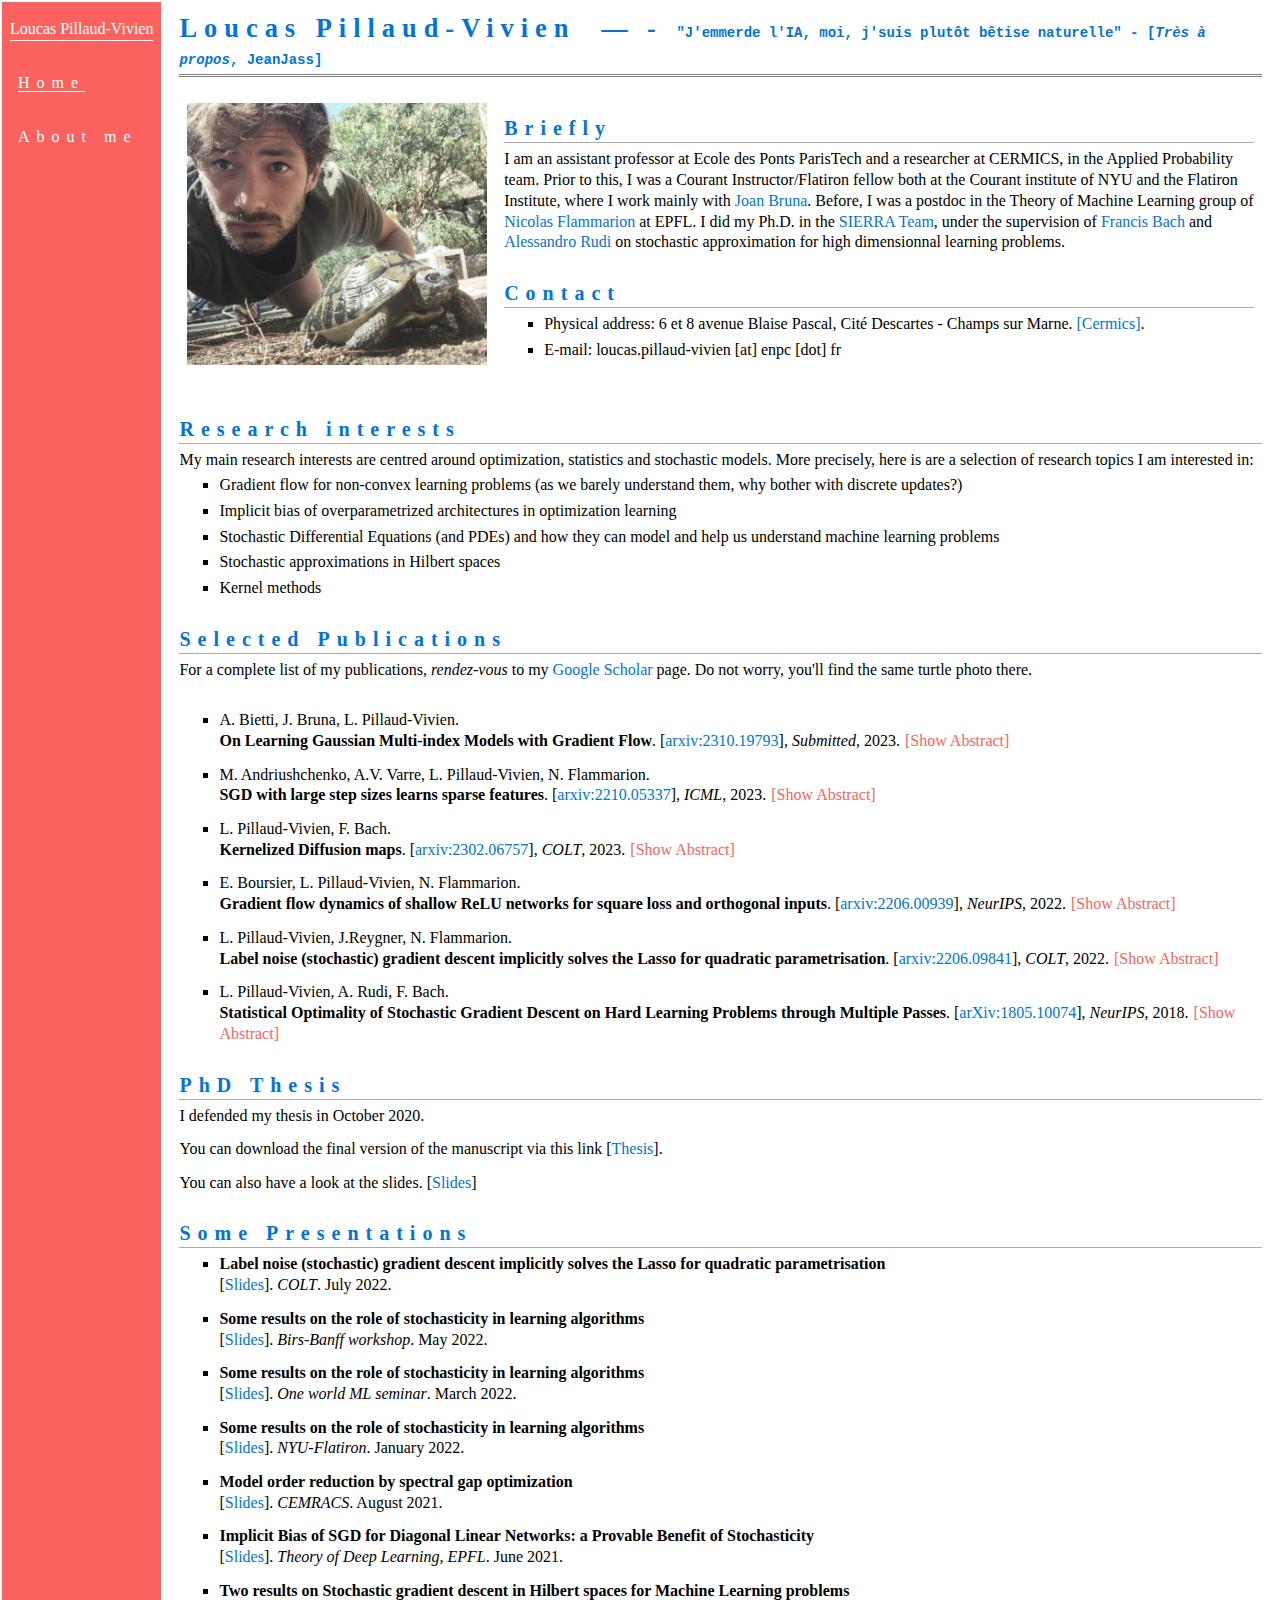
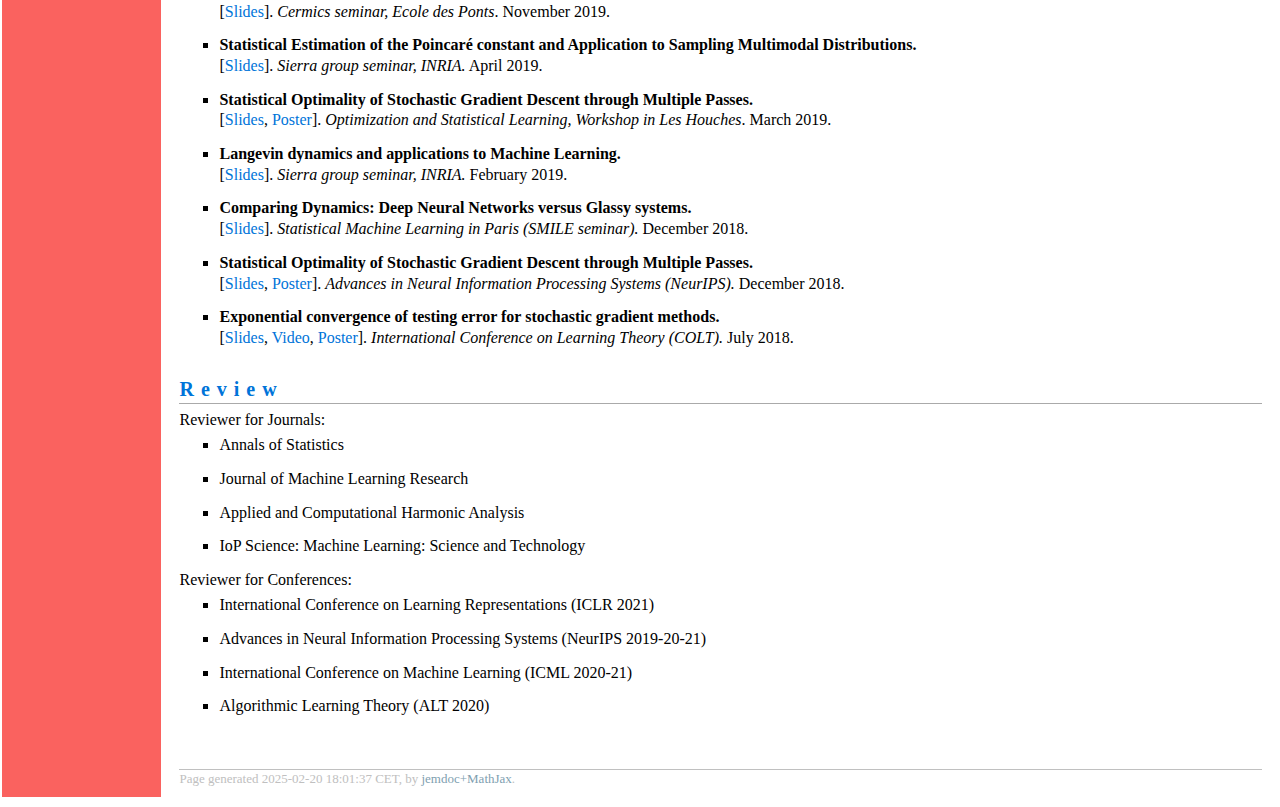
<file: index.html>
<!DOCTYPE html PUBLIC "-//W3C//DTD XHTML 1.1//EN"
  "http://www.w3.org/TR/xhtml11/DTD/xhtml11.dtd">
<html xmlns="http://www.w3.org/1999/xhtml" xml:lang="en">
<head>
<meta name="generator" content="jemdoc, see http://jemdoc.jaboc.net/" />
<meta http-equiv="Content-Type" content="text/html;charset=utf-8" />
<link rel="stylesheet" href="jemdoc.css" type="text/css" />
<title>Loucas Pillaud-Vivien &#8201;&mdash;&#8201;- <span style="font-family: 'Courier New'; font-size: 14px; letter-spacing: normal;">"J'emmerde l'IA, moi, j'suis plutôt bêtise naturelle" - [<a href="https://www.youtube.com/watch?v=BDT5LEKLmQA" target="_blank"><i>Très à propos</i></a>, JeanJass]</span> </title>
</head>
<body>
<table summary="Table for page layout." id="tlayout">
<tr valign="top">
<td id="layout-menu">
<div class="menu-category">Loucas Pillaud-Vivien</div>
<div class="menu-item"><a href="index.html" class="current">Home</a></div>
<div class="menu-item"><a href="about_me.html">About&nbsp;me</a></div>
</td>
<td id="layout-content">
<div id="toptitle">
<h1>Loucas Pillaud-Vivien &#8201;&mdash;&#8201;- <span style="font-family: 'Courier New'; font-size: 14px; letter-spacing: normal;">"J'emmerde l'IA, moi, j'suis plutôt bêtise naturelle" - [<a href="https://www.youtube.com/watch?v=BDT5LEKLmQA" target="_blank"><i>Très à propos</i></a>, JeanJass]</span> </h1>
</div>
<table class="imgtable"><tr><td>
<img src="Photo/tortue.jpg" alt="" width="300px" height="262px" />&nbsp;</td>
<td align="left"><h2>Briefly</h2>
<p>I am an assistant professor at Ecole des Ponts ParisTech and a researcher at CERMICS, in the Applied Probability team. Prior to this, I was a Courant Instructor/Flatiron fellow both at the Courant institute of NYU and the Flatiron Institute, where I work mainly with <a href="https://cims.nyu.edu/~bruna/" target=&ldquo;blank&rdquo;>Joan Bruna</a>. Before, I was a postdoc in the Theory of Machine Learning group of <a href="https://www.di.ens.fr/~flammarion/" target=&ldquo;blank&rdquo;>Nicolas Flammarion</a> at EPFL. I did my Ph.D. in the <a href="https://www.di.ens.fr/sierra/" target=&ldquo;blank&rdquo;>SIERRA Team</a>, under the supervision of <a href="http://www.di.ens.fr/~fbach/" target=&ldquo;blank&rdquo;>Francis Bach</a> and <a href="https://www.di.ens.fr/~rudi/" target=&ldquo;blank&rdquo;>Alessandro Rudi</a> on stochastic approximation for high dimensionnal learning problems.
</p>
<h2>Contact</h2>
<ul>
<li><p>Physical address: 6 et 8 avenue Blaise Pascal, Cité Descartes - Champs sur Marne. <a href="https://maps.app.goo.gl/3Yo9Xe4UZQpwH1466" target=&ldquo;blank&rdquo;>[Cermics]</a>.
</p>
</li>
<li><p>E-mail: loucas.pillaud-vivien [at] enpc [dot] fr
</p>
</li>
</ul>
</td></tr></table>
<h2>Research interests</h2>
<p>My main research interests are centred around optimization, statistics and stochastic models. More precisely, here is are a selection of research topics I am interested in:
</p>
<ul>
<li><p>Gradient flow for non-convex learning problems (as we barely understand them, why bother with discrete updates?)
</p>
</li>
<li><p>Implicit bias of overparametrized architectures in optimization learning
</p>
</li>
<li><p>Stochastic Differential Equations (and PDEs) and how they can model and help us understand machine learning problems
</p>
</li>
<li><p>Stochastic approximations in Hilbert spaces
</p>
</li>
<li><p>Kernel methods
</p>
</li>
</ul>
<h2>Selected Publications</h2>
<p>For a complete list of my publications, <i>rendez-vous</i> to my <a href="https://scholar.google.com/citations?hl=en&amp;user=ioI9xpwAAAAJ" target=&ldquo;blank&rdquo;>Google Scholar</a> page. Do not worry, you'll find the same turtle photo there.
</p>
<p><p style="margin-bottom:1cm;"&gt; </p>
</p>
<ul>
<li><p>A. Bietti, J. Bruna, L. Pillaud-Vivien.<br /><b> On Learning Gaussian Multi-index Models with Gradient Flow</b>. [<a href="https://arxiv.org/abs/2310.19793" target=&ldquo;blank&rdquo;>arxiv:2310.19793</a>], <i>Submitted</i>, 2023. <span class="toggle-trigger">[Show Abstract]<span> 
<div class="toggle-wrap">
We study gradient flow on the multi-index regression problem for high-dimensional Gaussian data. Multi-index functions consist of a composition of an unknown low-rank linear projection and an arbitrary unknown, low-dimensional link function. As such, they constitute a natural template for feature learning in neural networks.
We consider a two-timescale algorithm, whereby the low-dimensional link function is learnt with a non-parametric model infinitely faster than the subspace parametrizing the low-rank projection. By appropriately exploiting the matrix semigroup structure arising over the subspace correlation matrices, we establish global convergence of the resulting Grassmannian population gradient flow dynamics, and provide a quantitative description of its associated &lsquo;saddle-to-saddle&rsquo; dynamics. Notably, the timescales associated with each saddle can be explicitly characterized in terms of an appropriate Hermite decomposition of the target link function. In contrast with these positive results, we also show that the related emph{planted} problem, where the link function is known and fixed, in fact has a rough optimization landscape, in which gradient flow dynamics might get trapped with high probability.
</div>
</p>
</li>
</ul>
<ul>
<li><p>M. Andriushchenko, A.V. Varre, L. Pillaud-Vivien, N. Flammarion.<br /><b> SGD with large step sizes learns sparse features</b>. [<a href="https://arxiv.org/abs/2210.05337" target=&ldquo;blank&rdquo;>arxiv:2210.05337</a>], <i>ICML</i>, 2023. <span class="toggle-trigger">[Show Abstract]<span> 
<div class="toggle-wrap">
We showcase important features of the dynamics of the Stochastic Gradient Descent (SGD) in the training of neural networks. We present empirical observations that commonly used large step sizes (i) may lead the iterates to jump from one side of a valley to the other causing loss stabilization, and (ii) this stabilization induces a hidden stochastic dynamics that biases it implicitly toward simple predictors. Furthermore, we show empirically that the longer large step sizes keep SGD high in the loss landscape valleys, the better the implicit regularization can operate and find sparse representations. Notably, no explicit regularization is used: the regularization effect comes solely from the SGD dynamics influenced by the large step sizes schedule. Therefore, these observations unveil how, through the step size schedules, both gradient and noise drive together the SGD dynamics through the loss landscape of neural networks. We justify these findings theoretically through the study of simple neural network models as well as qualitative arguments inspired from stochastic processes. This analysis allows us to shed new light on some common practices and observed phenomena when training deep networks.
</div>
</p>
</li>
</ul>
<ul>
<li><p>L. Pillaud-Vivien, F. Bach.<br /><b> Kernelized Diffusion maps</b>. [<a href="https://arxiv.org/abs/2302.06757" target=&ldquo;blank&rdquo;>arxiv:2302.06757</a>], <i>COLT</i>, 2023. <span class="toggle-trigger">[Show Abstract]<span> 
<div class="toggle-wrap">
Spectral clustering and diffusion maps are celebrated dimensionality reduction algorithms built on eigen-elements related to the diffusive structure of the data. The core of these procedures is the approximation of a Laplacian through a graph kernel approach, however this local average construction is known to be cursed by the high-dimension d. In this article, we build a different estimator of the Laplacian, via a reproducing kernel Hilbert space method, which adapts naturally to the regularity of the problem. We provide non-asymptotic statistical rates proving that the kernel estimator we build can circumvent the curse of dimensionality. Finally we discuss techniques (Nyström subsampling, Fourier features) that enable to reduce the computational cost of the estimator while not degrading its overall performance.
</div>
</p>
</li>
</ul>
<ul>
<li><p>E. Boursier, L. Pillaud-Vivien, N. Flammarion.<br /><b>Gradient flow dynamics of shallow ReLU networks for square loss and orthogonal inputs</b>. [<a href="https://arxiv.org/pdf/2206.00939.pdf" target=&ldquo;blank&rdquo;>arxiv:2206.00939</a>], <i>NeurIPS</i>, 2022. <span class="toggle-trigger">[Show Abstract]<span> 
<div class="toggle-wrap">
<b>Abstract:</b> The training of neural networks by gradient descent methods is a cornerstone of the deep learning revolution. Yet, despite some recent progress, a complete theory explaining its success is still missing. This article presents, for orthogonal input vectors, a precise description of the gradient flow dynamics of training one-hidden layer ReLU neural networks for the mean squared error at small initialisation. In this setting, despite non-convexity, we show that the gradient flow converges to zero loss and characterise its implicit bias towards minimum variation norm. Furthermore, some interesting phenomena are highlighted: a quantitative description of the initial alignment phenomenon and a proof that the process follows a specific saddle to saddle dynamics.
</div>
</p>
</li>
</ul>
<ul>
<li><p>L. Pillaud-Vivien, J.Reygner, N. Flammarion.<br /><b>Label noise (stochastic) gradient descent implicitly solves the Lasso for quadratic parametrisation</b>. [<a href="https://arxiv.org/pdf/2206.09841" target=&ldquo;blank&rdquo;>arxiv:2206.09841</a>], <i>COLT</i>, 2022. <span class="toggle-trigger">[Show Abstract]<span> 
<div class="toggle-wrap">
<b>Abstract:</b> Understanding the implicit bias of training algorithms is of crucial importance in order to explain the success of overparametrised neural networks. In this paper, we study the role of the label noise in the training dynamics of a quadratically parametrised model through its continuous time version. We explicitly characterise the solution chosen by the stochastic flow and prove that it implicitly solves a Lasso program. To fully complete our analysis, we provide nonasymptotic convergence guarantees for the dynamics as well as conditions for support recovery. We also give experimental results which support our theoretical claims. Our findings highlight the fact that structured noise can induce better generalisation and help explain the greater performances of stochastic dynamics as observed in practice.
</div>
</p>
</li>
</ul>
<ul>
<li><p>L. Pillaud-Vivien, A. Rudi, F. Bach.<br /><b>Statistical Optimality of Stochastic Gradient Descent on Hard Learning Problems through Multiple Passes</b>. [<a href="https://arxiv.org/abs/1805.10074" target=&ldquo;blank&rdquo;>arXiv:1805.10074</a>], <i>NeurIPS</i>, 2018. <span class="toggle-trigger">[Show Abstract]<span> 
<div class="toggle-wrap">
<b>Abstract:</b> We consider stochastic gradient descent (SGD) for least-squares regression with potentially several passes over the data. While several passes have been widely reported to perform practically better in terms of predictive performance on unseen data, the existing theoretical analysis of SGD suggests that a single pass is statistically optimal. While this is true for low-dimensional easy problems, we show that for hard problems, multiple passes lead to statistically optimal predictions while single pass does not; we also show that in these hard models, the optimal number of passes over the data increases with sample size. In order to define the notion of hardness and show that our predictive performances are optimal, we consider potentially infinite-dimensional models and notions typically associated to kernel methods, namely, the decay of eigenvalues of the covariance matrix of the features and the complexity of the optimal predictor as measured through the covariance matrix. We illustrate our results on synthetic experiments with non-linear kernel methods and on a classical benchmark with a linear model.
</div>
</p>
</li>
</ul>
<h2>PhD Thesis</h2>
<p>I defended my thesis in October 2020.
</p>
<p>You can download the final version of the manuscript via this link [<a href="Articles/These.pdf" target=&ldquo;blank&rdquo;>Thesis</a>].
</p>
<p>You can also have a look at the slides. [<a href="Articles/Presentation_these.pdf" target=&ldquo;blank&rdquo;>Slides</a>]
</p>
<h2>Some Presentations</h2>
<ul>
<li><p><b>Label noise (stochastic) gradient descent implicitly solves the Lasso for quadratic parametrisation</b><br /> [<a href="Presentations/COLT2022/Label_noise_Loucas.pdf" target=&ldquo;blank&rdquo;>Slides</a>]. <i>COLT</i>. July 2022.
</p>
</li>
</ul>
<ul>
<li><p><b>Some results on the role of stochasticity in learning algorithms</b><br /> [<a href="Presentations/Birs_Banff/Pres_SGD_implicit_bias.pdf" target=&ldquo;blank&rdquo;>Slides</a>]. <i>Birs-Banff workshop</i>. May 2022.
</p>
</li>
</ul>
<ul>
<li><p><b>Some results on the role of stochasticity in learning algorithms</b><br /> [<a href="Presentations/One_world_seminar_ML/Pres_SGD_implicit_bias.pdf" target=&ldquo;blank&rdquo;>Slides</a>]. <i>One world ML seminar</i>. March 2022.
</p>
</li>
</ul>
<ul>
<li><p><b>Some results on the role of stochasticity in learning algorithms</b><br /> [<a href="Presentations/Implicit_bias_SGD_flatiron/Pres_SGD_implicit_bias.pdf" target=&ldquo;blank&rdquo;>Slides</a>]. <i>NYU-Flatiron</i>. January 2022.
</p>
</li>
</ul>
<ul>
<li><p><b>Model order reduction by spectral gap optimization</b><br /> [<a href="Presentations/CEMRACS_Poinkernel/Poinkernel_slides.pdf" target=&ldquo;blank&rdquo;>Slides</a>]. <i>CEMRACS</i>. August 2021.
</p>
</li>
</ul>
<ul>
<li><p><b>Implicit Bias of SGD for Diagonal Linear Networks: a Provable Benefit of Stochasticity</b><br /> [<a href="Presentations/Implicit_bias_SGD/Pres_SGD_implicit_bias.pdf" target=&ldquo;blank&rdquo;>Slides</a>]. <i>Theory of Deep Learning, EPFL</i>. June 2021.
</p>
</li>
</ul>
<ul>
<li><p><b>Two results on Stochastic gradient descent in Hilbert spaces for Machine Learning problems</b><br /> [<a href="Presentations/Cermics/presentation_cermics.pdf" target=&ldquo;blank&rdquo;>Slides</a>]. <i>Cermics seminar, Ecole des Ponts</i>. November 2019.
</p>
</li>
</ul>
<ul>
<li><p><b>Statistical Estimation of the Poincaré constant and Application to Sampling Multimodal Distributions.</b><br /> [<a href="Presentations/Poincare/Presentation_Sierra/poincare.pdf" target=&ldquo;blank&rdquo;>Slides</a>]. <i>Sierra group seminar, INRIA.</i> April 2019.
</p>
</li>
</ul>
<ul>
<li><p><b>Statistical Optimality of Stochastic Gradient Descent through Multiple Passes.</b><br /> [<a href="Presentations/Multipass_SGD/Francis/francis_slides.pdf" target=&ldquo;blank&rdquo;>Slides</a>, <a href="Posters/poster_NIPS2018.pdf" target=&ldquo;blank&rdquo;>Poster</a>]. <i>Optimization and Statistical Learning, Workshop in Les Houches</i>. March 2019.
</p>
</li>
</ul>
<ul>
<li><p><b>Langevin dynamics and applications to Machine Learning.</b><br /> [<a href="Presentations/Langevin_dynamics/Slides/slides.pdf" target=&ldquo;blank&rdquo;>Slides</a>]. <i>Sierra group seminar, INRIA.</i> February 2019.
</p>
</li>
</ul>
<ul>
<li><p><b>Comparing Dynamics: Deep Neural Networks versus Glassy systems.</b><br /> [<a href="Presentations/Phystat_glassy_dnn/Glassy_dnn.pdf" target=&ldquo;blank&rdquo;>Slides</a>]. <i>Statistical Machine Learning in Paris (SMILE seminar).</i> December 2018.
</p>
</li>
</ul>
<ul>
<li><p><b>Statistical Optimality of Stochastic Gradient Descent through Multiple Passes.</b><br /> [<a href="Presentations/Multipass_SGD/Francis/francis_slides.pdf" target=&ldquo;blank&rdquo;>Slides</a>, <a href="Posters/poster_NIPS2018.pdf" target=&ldquo;blank&rdquo;>Poster</a>]. <i>Advances in Neural Information Processing Systems (NeurIPS).</i> December 2018.
</p>
</li>
</ul>
<ul>
<li><p><b>Exponential convergence of testing error for stochastic gradient methods.</b><br /> [<a href="Presentations/Expo_rate_SGD/COLT2018/presentation.pdf" target=&ldquo;blank&rdquo;>Slides</a>, <a href="https://www.youtube.com/watch?v=SksBrcD1Z0E" target=&ldquo;blank&rdquo;>Video</a>, <a href="Posters/poster_COLT2018.pdf" target=&ldquo;blank&rdquo;>Poster</a>]. <i>International Conference on Learning Theory (COLT).</i> July 2018.
</p>
</li>
</ul>
<h2>Review</h2>
<p>Reviewer for Journals:
</p>
<ul>
<li><p>Annals of Statistics
</p>
</li>
</ul>
<ul>
<li><p>Journal of Machine Learning Research
</p>
</li>
</ul>
<ul>
<li><p>Applied and Computational Harmonic Analysis
</p>
</li>
</ul>
<ul>
<li><p>IoP Science: Machine Learning: Science and Technology 
</p>
</li>
</ul>
<p>Reviewer for Conferences:
</p>
<ul>
<li><p>International Conference on Learning Representations (ICLR 2021)
</p>
</li>
</ul>
<ul>
<li><p>Advances in Neural Information Processing Systems (NeurIPS 2019-20-21)
</p>
</li>
</ul>
<ul>
<li><p>International Conference on Machine Learning (ICML 2020-21)
</p>
</li>
</ul>
<ul>
<li><p>Algorithmic Learning Theory (ALT 2020)
</p>
</li>
</ul>
<div id="footer">
<div id="footer-text">
Page generated 2025-02-20 18:01:37 CET, by <a href="https://github.com/wsshin/jemdoc_mathjax" target="blank">jemdoc+MathJax</a>.
</div>
</div>
</td>
</tr>
</table>
</body>
</html>
</file>
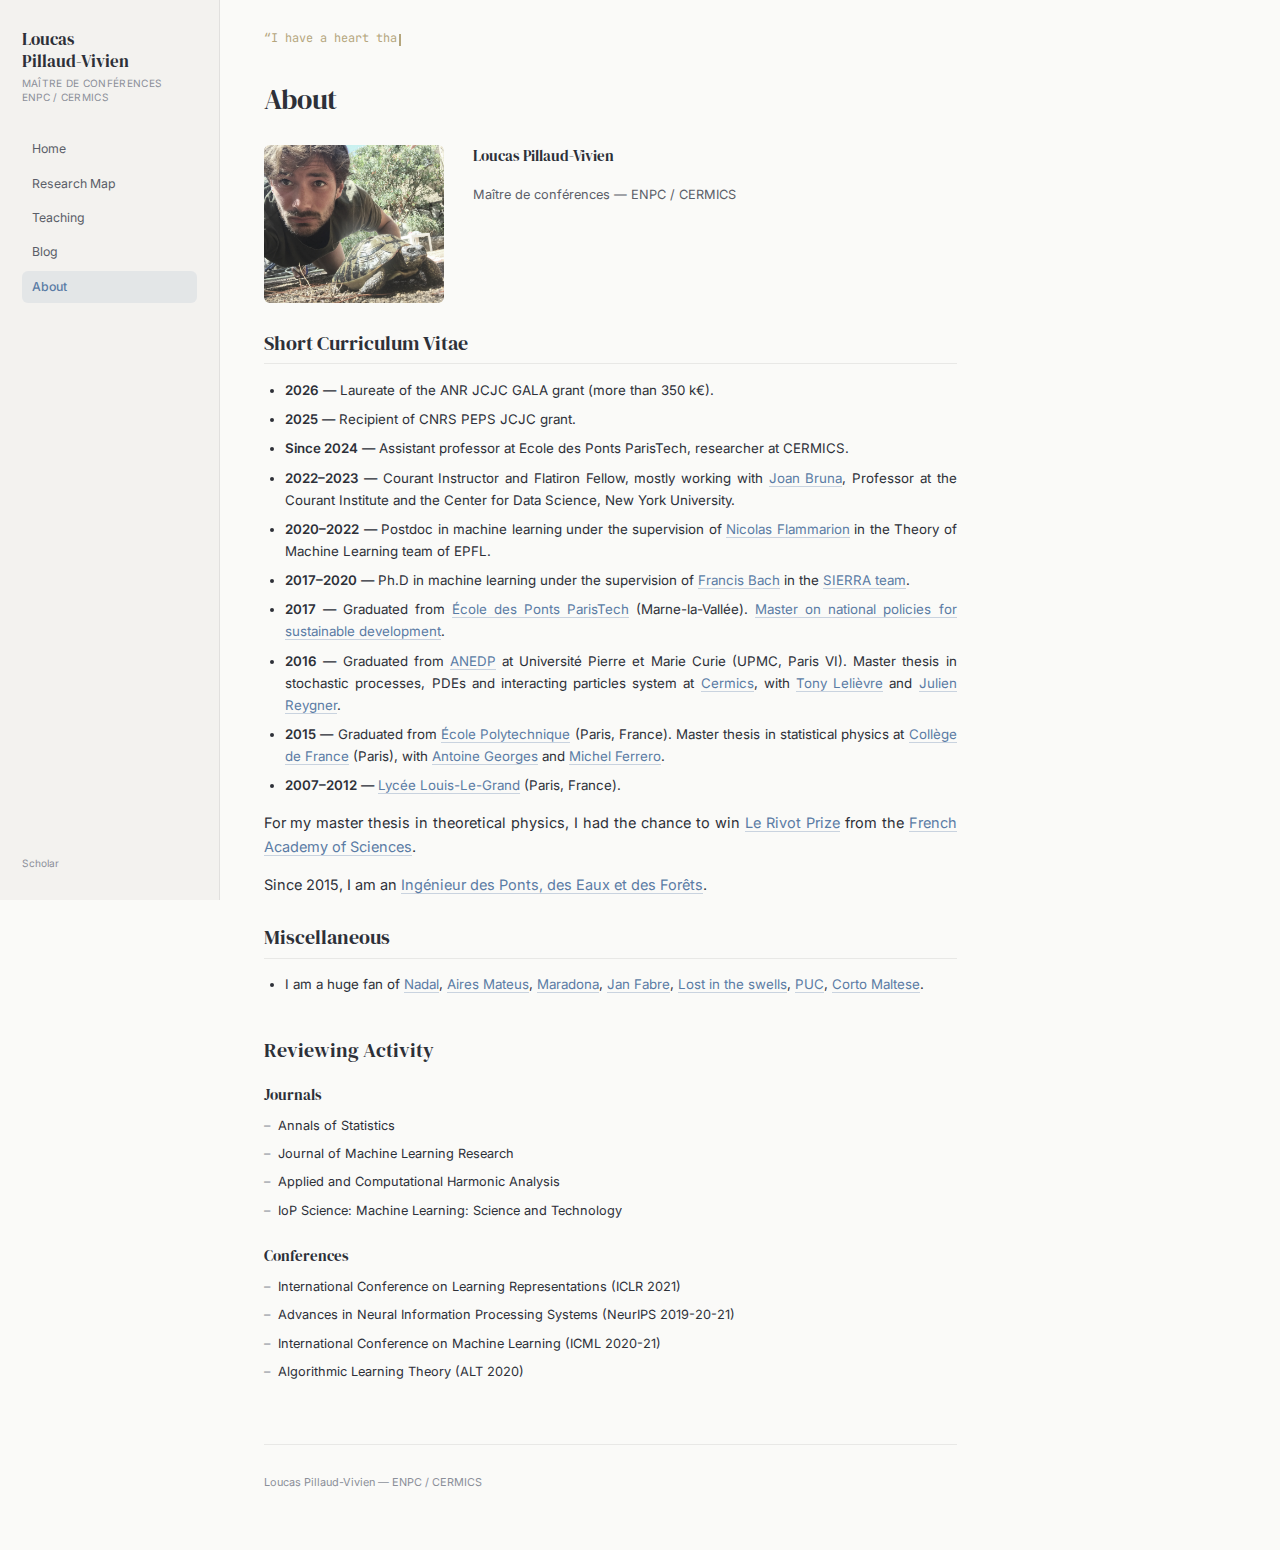
<file: about.html>
<!DOCTYPE html>
<html lang="en">
<head>
  <meta charset="UTF-8">
  <meta name="viewport" content="width=device-width, initial-scale=1.0">
  <title>About — Loucas Pillaud-Vivien</title>
  <link rel="stylesheet" href="css/style.css">
</head>
<body>

<input type="checkbox" id="sidebar-toggle" class="sidebar__toggle" aria-label="Toggle navigation">
<label for="sidebar-toggle" class="sidebar__hamburger" aria-hidden="true">
  <span></span><span></span><span></span>
</label>

<aside class="sidebar">
  <a href="index.html" class="sidebar__name">Loucas<br>Pillaud-Vivien</a>
  <div class="sidebar__title">Maître de conférences<br>ENPC / CERMICS</div>
  <nav class="sidebar__nav">
    <a href="index.html">Home</a>
    <a href="research-map.html">Research Map</a>
    <a href="teaching.html">Teaching</a>
    <a href="blog.html">Blog</a>
    <a href="about.html" class="active">About</a>
  </nav>
  <div class="sidebar__spacer"></div>
  <div class="sidebar__footer">
    <a href="https://scholar.google.com/citations?hl=fr&user=ioI9xpwAAAAJ" target="_blank">Scholar</a>
  </div>
</aside>

<div class="layout">
  <div></div>
  <main class="main page-content">
    <div class="quote-container" aria-live="polite"></div>
    <h1>About</h1>

    <div class="about-header">
      <img src="img/photo.jpg" alt="Loucas Pillaud-Vivien" class="about-photo">
      <div>
        <p style="font-size: 1rem; font-family: var(--font-display);">Loucas Pillaud-Vivien</p>
        <p style="color: var(--text-light); font-size: 0.88rem;">Maître de conférences — ENPC / CERMICS</p>
      </div>
    </div>

    <div class="md-content" id="about-content"></div>

    <section class="review-section" style="margin-top: var(--s6);">
      <h2>Reviewing Activity</h2>
      <h3>Journals</h3>
      <ul class="review-list">
        <li>Annals of Statistics</li>
        <li>Journal of Machine Learning Research</li>
        <li>Applied and Computational Harmonic Analysis</li>
        <li>IoP Science: Machine Learning: Science and Technology</li>
      </ul>
      <h3>Conferences</h3>
      <ul class="review-list">
        <li>International Conference on Learning Representations (ICLR 2021)</li>
        <li>Advances in Neural Information Processing Systems (NeurIPS 2019-20-21)</li>
        <li>International Conference on Machine Learning (ICML 2020-21)</li>
        <li>Algorithmic Learning Theory (ALT 2020)</li>
      </ul>
    </section>

    <footer class="footer">
      <p>Loucas Pillaud-Vivien — ENPC / CERMICS</p>
    </footer>
  </main>
</div>

<script src="js/main.js"></script>
<script src="js/typewriter.js"></script>
<script>
document.addEventListener('DOMContentLoaded', () => {
  const el = document.getElementById('about-content');
  if (el) loadMarkdown('data/about.md', el);
});
</script>

</body>
</html>
</file>
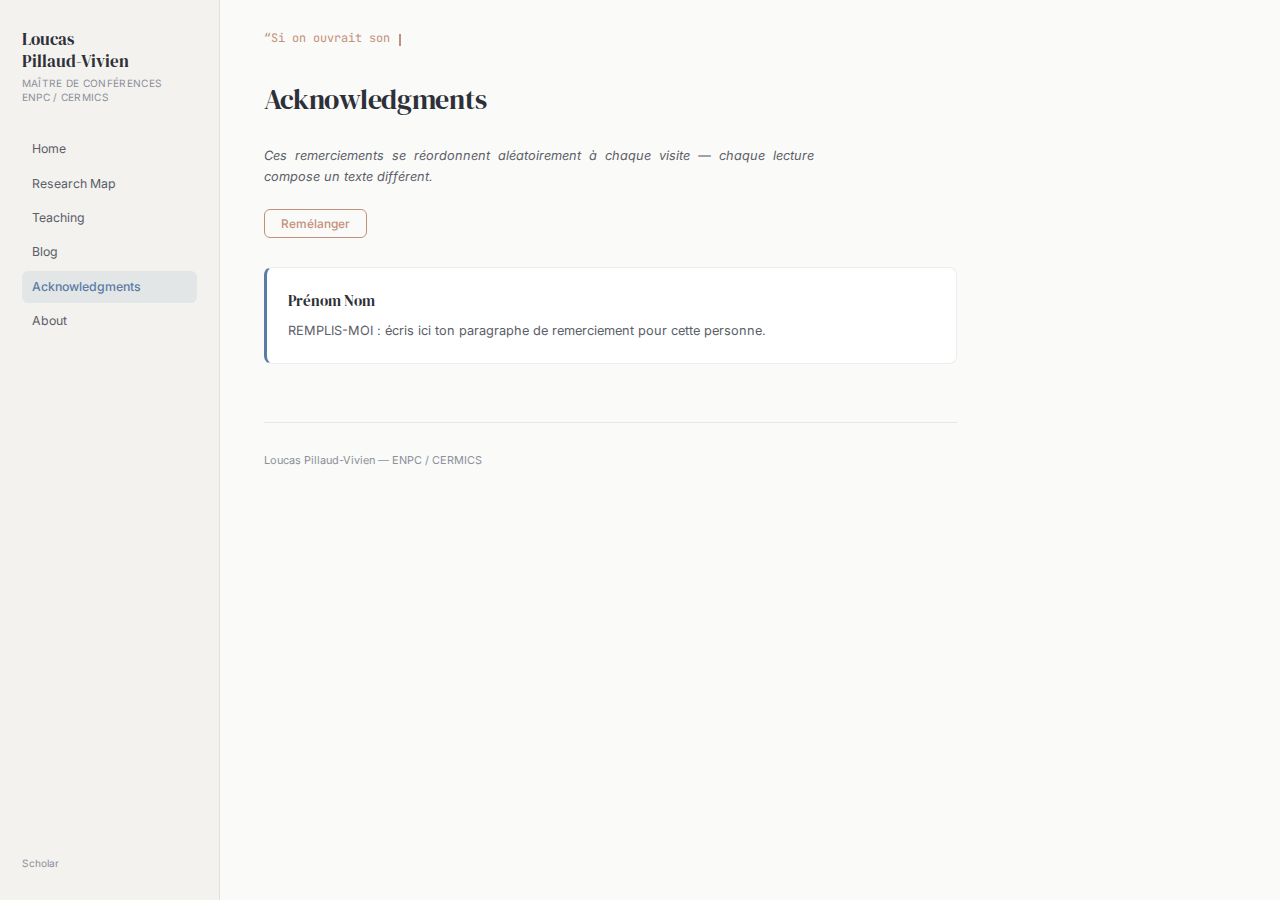
<file: acknowledgments.html>
<!DOCTYPE html>
<html lang="en">
<head>
  <meta charset="UTF-8">
  <meta name="viewport" content="width=device-width, initial-scale=1.0">
  <title>Acknowledgments — Loucas Pillaud-Vivien</title>
  <link rel="stylesheet" href="css/style.css">
</head>
<body>

<input type="checkbox" id="sidebar-toggle" class="sidebar__toggle" aria-label="Toggle navigation">
<label for="sidebar-toggle" class="sidebar__hamburger" aria-hidden="true">
  <span></span><span></span><span></span>
</label>

<aside class="sidebar">
  <a href="index.html" class="sidebar__name">Loucas<br>Pillaud-Vivien</a>
  <div class="sidebar__title">Maître de conférences<br>ENPC / CERMICS</div>
  <nav class="sidebar__nav">
    <a href="index.html">Home</a>
    <a href="research-map.html">Research Map</a>
    <a href="teaching.html">Teaching</a>
    <a href="blog.html">Blog</a>
    <a href="acknowledgments.html" class="active">Acknowledgments</a>
    <a href="about.html">About</a>
  </nav>
  <div class="sidebar__spacer"></div>
  <div class="sidebar__footer">
    <a href="https://scholar.google.com/citations?hl=fr&user=ioI9xpwAAAAJ" target="_blank">Scholar</a>
  </div>
</aside>

<div class="layout">
  <div></div>
  <main class="main page-content">
    <div class="quote-container" aria-live="polite"></div>
    <h1>Acknowledgments</h1>
    <p class="ack-intro">
      Ces remerciements se réordonnent aléatoirement à chaque visite — chaque lecture compose un texte différent.
    </p>
    <button id="shuffle-btn" class="shuffle-btn">Remélanger</button>
    <div class="ack-grid" id="ack-grid"></div>
    <footer class="footer">
      <p>Loucas Pillaud-Vivien — ENPC / CERMICS</p>
    </footer>
  </main>
</div>

<script src="js/main.js"></script>
<script src="js/typewriter.js"></script>
<script src="js/shuffle.js"></script>

</body>
</html>
</file>
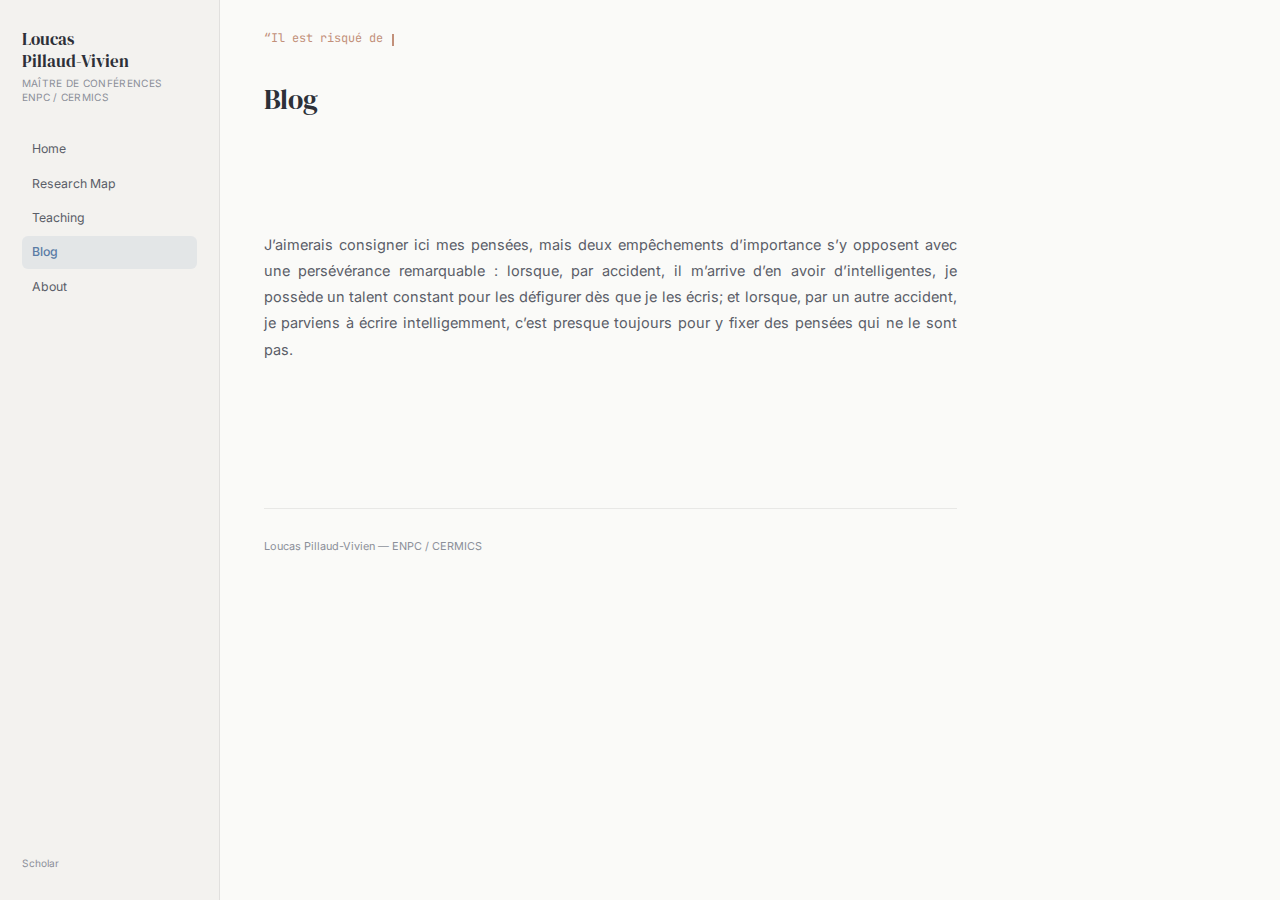
<file: blog.html>
<!DOCTYPE html>
<html lang="en">
<head>
  <meta charset="UTF-8">
  <meta name="viewport" content="width=device-width, initial-scale=1.0">
  <title>Blog — Loucas Pillaud-Vivien</title>
  <link rel="stylesheet" href="css/style.css">
</head>
<body>

<input type="checkbox" id="sidebar-toggle" class="sidebar__toggle" aria-label="Toggle navigation">
<label for="sidebar-toggle" class="sidebar__hamburger" aria-hidden="true">
  <span></span><span></span><span></span>
</label>

<aside class="sidebar">
  <a href="index.html" class="sidebar__name">Loucas<br>Pillaud-Vivien</a>
  <div class="sidebar__title">Maître de conférences<br>ENPC / CERMICS</div>
  <nav class="sidebar__nav">
    <a href="index.html">Home</a>
    <a href="research-map.html">Research Map</a>
    <a href="teaching.html">Teaching</a>
    <a href="blog.html" class="active">Blog</a>
    <a href="about.html">About</a>
  </nav>
  <div class="sidebar__spacer"></div>
  <div class="sidebar__footer">
    <a href="https://scholar.google.com/citations?hl=fr&user=ioI9xpwAAAAJ" target="_blank">Scholar</a>
  </div>
</aside>

<div class="layout">
  <div></div>
  <main class="main page-content">
    <div class="quote-container" aria-live="polite"></div>
    <h1>Blog</h1>
    <div class="coming-soon" style="color: var(--text-light); line-height: 1.8;">
      <p>J’aimerais consigner ici mes pensées, mais deux empêchements d’importance s’y opposent avec une persévérance remarquable : lorsque, par accident, il m’arrive d’en avoir d’intelligentes, je possède un talent constant pour les défigurer dès que je les écris; et lorsque, par un autre accident, je parviens à écrire intelligemment, c’est presque toujours pour y fixer des pensées qui ne le sont pas.</p>
      </ul>
    </div>
    <footer class="footer">
      <p>Loucas Pillaud-Vivien — ENPC / CERMICS</p>
    </footer>
  </main>
</div>

<script src="js/main.js"></script>
<script src="js/typewriter.js"></script>

</body>
</html>
</file>
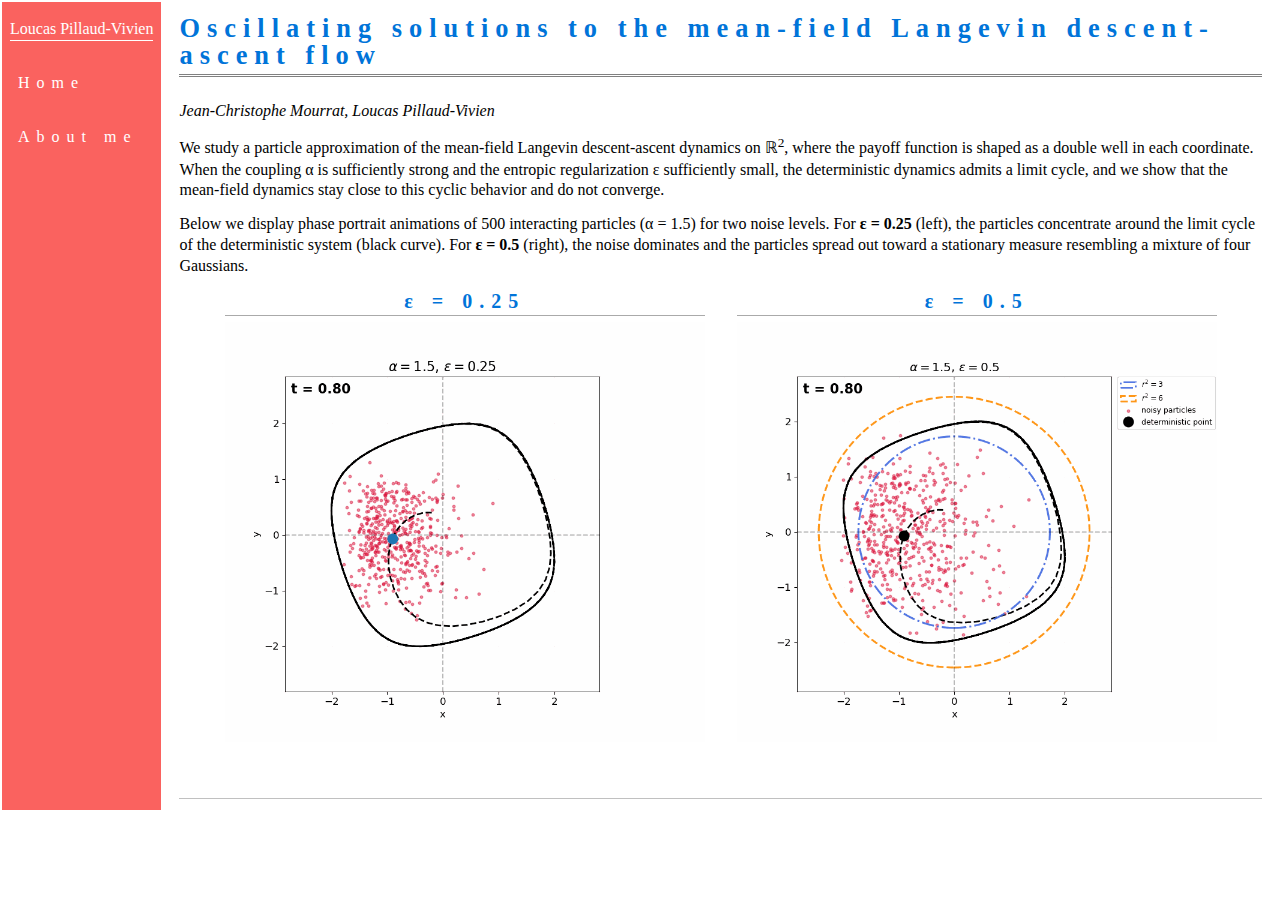
<file: minimax_animations.html>
<!DOCTYPE html PUBLIC "-//W3C//DTD XHTML 1.1//EN"
  "http://www.w3.org/TR/xhtml11/DTD/xhtml11.dtd">
<html xmlns="http://www.w3.org/1999/xhtml" xml:lang="en">
<head>
<meta name="generator" content="jemdoc, see http://jemdoc.jaboc.net/" />
<meta http-equiv="Content-Type" content="text/html;charset=utf-8" />
<link rel="stylesheet" href="jemdoc.css" type="text/css" />
<title>Minimax Animations</title>
</head>
<body>
<table summary="Table for page layout." id="tlayout">
<tr valign="top">
<td id="layout-menu">
<div class="menu-category">Loucas Pillaud-Vivien</div>
<div class="menu-item"><a href="index.html">Home</a></div>
<div class="menu-item"><a href="about_me.html">About&nbsp;me</a></div>
</td>
<td id="layout-content">
<div id="toptitle">
<h1>Oscillating solutions to the mean-field Langevin descent-ascent flow</h1>
</div>
<p><i>Jean-Christophe Mourrat, Loucas Pillaud-Vivien</i></p>

<p>
We study a particle approximation of the mean-field Langevin descent-ascent dynamics on &Ropf;<sup>2</sup>, where the payoff function is shaped as a double well in each coordinate. When the coupling &alpha; is sufficiently strong and the entropic regularization &epsilon; sufficiently small, the deterministic dynamics admits a limit cycle, and we show that the mean-field dynamics stay close to this cyclic behavior and do not converge.
</p>

<p>
Below we display phase portrait animations of 500 interacting particles (&alpha; = 1.5) for two noise levels. For <b>&epsilon; = 0.25</b> (left), the particles concentrate around the limit cycle of the deterministic system (black curve). For <b>&epsilon; = 0.5</b> (right), the noise dominates and the particles spread out toward a stationary measure resembling a mixture of four Gaussians.
</p>

<div style="display: flex; gap: 2em; justify-content: center; flex-wrap: wrap;">
<div style="text-align: center;">
<h2>&epsilon; = 0.25</h2>
<img src="Figures/minimax/phase_portrait_eps=0.25_alpha=1.5.gif" alt="Phase portrait for epsilon=0.25, alpha=1.5" style="max-width: 100%; width: 480px;" />
</div>
<div style="text-align: center;">
<h2>&epsilon; = 0.5</h2>
<img src="Figures/minimax/phase_portrait_eps=0.5_alpha=1.5.gif" alt="Phase portrait for epsilon=0.5, alpha=1.5" style="max-width: 100%; width: 480px;" />
</div>
</div>

<div id="footer">
<div id="footer-text">
</div>
</div>
</td>
</tr>
</table>
</body>
</html>
</file>
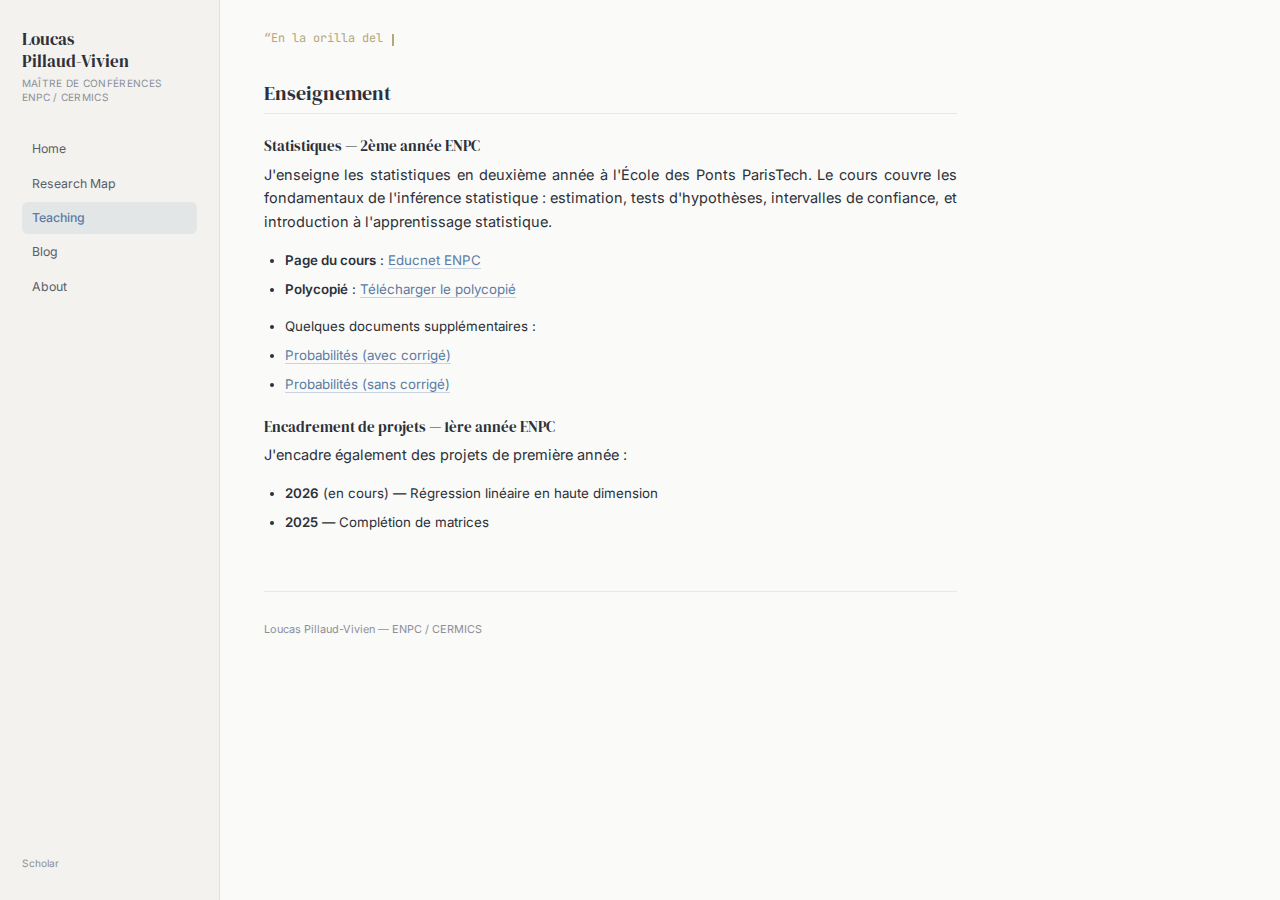
<file: teaching.html>
<!DOCTYPE html>
<html lang="en">
<head>
  <meta charset="UTF-8">
  <meta name="viewport" content="width=device-width, initial-scale=1.0">
  <title>Teaching — Loucas Pillaud-Vivien</title>
  <link rel="stylesheet" href="css/style.css">
</head>
<body>

<input type="checkbox" id="sidebar-toggle" class="sidebar__toggle" aria-label="Toggle navigation">
<label for="sidebar-toggle" class="sidebar__hamburger" aria-hidden="true">
  <span></span><span></span><span></span>
</label>

<aside class="sidebar">
  <a href="index.html" class="sidebar__name">Loucas<br>Pillaud-Vivien</a>
  <div class="sidebar__title">Maître de conférences<br>ENPC / CERMICS</div>
  <nav class="sidebar__nav">
    <a href="index.html">Home</a>
    <a href="research-map.html">Research Map</a>
    <a href="teaching.html" class="active">Teaching</a>
    <a href="blog.html">Blog</a>
    <a href="about.html">About</a>
  </nav>
  <div class="sidebar__spacer"></div>
  <div class="sidebar__footer">
    <a href="https://scholar.google.com/citations?hl=fr&user=ioI9xpwAAAAJ" target="_blank">Scholar</a>
  </div>
</aside>

<div class="layout">
  <div></div>
  <main class="main page-content">
    <div class="quote-container" aria-live="polite"></div>
    <div class="md-content" id="teaching-content"></div>
    <footer class="footer">
      <p>Loucas Pillaud-Vivien — ENPC / CERMICS</p>
    </footer>
  </main>
</div>

<script src="js/main.js"></script>
<script src="js/typewriter.js"></script>
<script>
document.addEventListener('DOMContentLoaded', async () => {
  const el = document.getElementById('teaching-content');
  try {
    const resp = await fetch('data/teaching.md');
    let md = await resp.text();
    md = md.replace(/\(Stat\//g, '(old_site/Stat/');
    el.innerHTML = renderMarkdown(md);
  } catch (e) {
    el.innerHTML = '<p>Content could not be loaded.</p>';
  }
});
</script>

</body>
</html>
</file>
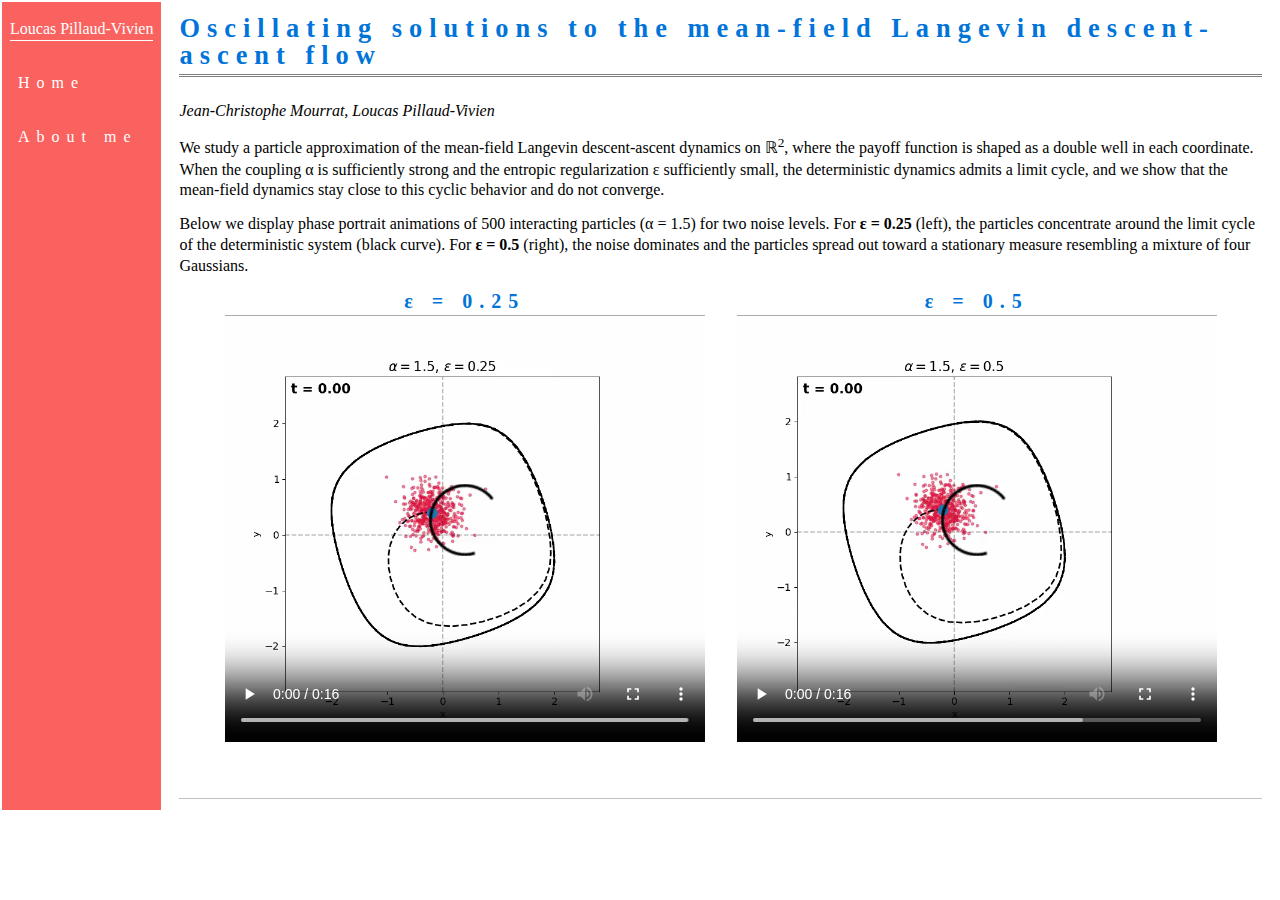
<file: old_site/minimax_animations.html>
<!DOCTYPE html PUBLIC "-//W3C//DTD XHTML 1.1//EN"
  "http://www.w3.org/TR/xhtml11/DTD/xhtml11.dtd">
<html xmlns="http://www.w3.org/1999/xhtml" xml:lang="en">
<head>
<meta name="generator" content="jemdoc, see http://jemdoc.jaboc.net/" />
<meta http-equiv="Content-Type" content="text/html;charset=utf-8" />
<link rel="stylesheet" href="jemdoc.css" type="text/css" />
<title>Minimax Animations</title>
</head>
<body>
<table summary="Table for page layout." id="tlayout">
<tr valign="top">
<td id="layout-menu">
<div class="menu-category">Loucas Pillaud-Vivien</div>
<div class="menu-item"><a href="index.html">Home</a></div>
<div class="menu-item"><a href="about_me.html">About&nbsp;me</a></div>
</td>
<td id="layout-content">
<div id="toptitle">
<h1>Oscillating solutions to the mean-field Langevin descent-ascent flow</h1>
</div>
<p><i>Jean-Christophe Mourrat, Loucas Pillaud-Vivien</i></p>

<p>
We study a particle approximation of the mean-field Langevin descent-ascent dynamics on &Ropf;<sup>2</sup>, where the payoff function is shaped as a double well in each coordinate. When the coupling &alpha; is sufficiently strong and the entropic regularization &epsilon; sufficiently small, the deterministic dynamics admits a limit cycle, and we show that the mean-field dynamics stay close to this cyclic behavior and do not converge.
</p>

<p>
Below we display phase portrait animations of 500 interacting particles (&alpha; = 1.5) for two noise levels. For <b>&epsilon; = 0.25</b> (left), the particles concentrate around the limit cycle of the deterministic system (black curve). For <b>&epsilon; = 0.5</b> (right), the noise dominates and the particles spread out toward a stationary measure resembling a mixture of four Gaussians.
</p>

<div style="display: flex; gap: 2em; justify-content: center; flex-wrap: wrap;">
<div style="text-align: center;">
<h2>&epsilon; = 0.25</h2>
<video controls loop style="max-width: 100%; width: 480px;">
<source src="Figures/minimax/phase_portrait_eps=0.25_alpha=1.5.mp4" type="video/mp4" />
Your browser does not support the video tag.
</video>
</div>
<div style="text-align: center;">
<h2>&epsilon; = 0.5</h2>
<video controls loop style="max-width: 100%; width: 480px;">
<source src="Figures/minimax/phase_portrait_eps=0.5_alpha=1.5.mp4" type="video/mp4" />
Your browser does not support the video tag.
</video>
</div>
</div>

<div id="footer">
<div id="footer-text">
</div>
</div>
</td>
</tr>
</table>
</body>
</html>
</file>
<file: jemdoc.css>
/* Default css file for jemdoc. */

table#tlayout {
	border: none;
	border-collapse: separate;
	background: white;
}

body {
	background: white;
	font-family: Georgia, serif;
	font-family: Futura;
	padding-bottom: 8px;
	margin: 0;
}

#layout-menu {
	background: #fa625f;
	font-size: 1.0em;
	width: auto;
	white-space: nowrap;
    text-align: left;
    vertical-align: top;
    color:white;
}

#layout-menu td {
	background: #f4f4f4;
	vertical-align: top;
}

#layout-content {
	padding-top: 0.0em;
	padding-left: 1.0em;
	padding-right: 1.0em;
    border: none;
    background: white;
    text-align: left;
    vertical-align: top;
}

#layout-menu a {
	line-height: 1.5em;
	margin-left: 0.5em;
	color:white;
}

tt {
	background: #ffffdd;
}

pre, tt {
	font-size: 90%;
	font-family: monaco, monospace;
}

a, a > tt {
	color: #0074D9;
	text-decoration: none;
}

a:hover {
	border-bottom: 1px #0074D9 dotted;
}

#layout-menu a.current:link, #layout-menu a.current:visited {
	color: white;
	letter-spacing: 7px;
	border-bottom: 1px white solid;
}


#layout-menu a:link, #layout-menu a:visited, #layout-menu a:hover {
	color:white;
	letter-spacing: 7px;
	text-decoration: none;
}
#layout-menu a:hover {
	text-decoration: none;
	border-bottom: 1px white dotted;
}

div.menu-category {
	border-bottom: 1px solid white;
	margin-top: 0.8em;
	padding-top: 0.2em;
	padding-bottom: 0.1em;
	color: white;
}

div.menu-item {
	padding-left: 16px;
	text-indent: -16px;
	margin-top: 30px;
}

div#toptitle {
	padding-bottom: 0.2em;
	margin-bottom: 1.5em;
	border-bottom: 3px double gray;
}

/* Reduce space if we begin the page with a title. */
div#toptitle + h2, div#toptitle + h3 {
	margin-top: -0.7em;
}

div#subtitle {
	margin-top: 0.0em;
	margin-bottom: 0.0em;
	padding-top: 0em;
	padding-bottom: 0.1em;
}

em {
	font-style: italic;
}

strong {
	font-weight: bold;
}


h1, h2, h3 {
	color: #527bbd;
	margin-top: 0.7em;
	margin-bottom: 0.3em;
	padding-bottom: 0.2em;
	line-height: 1.0;
	padding-top: 0.5em;
	border-bottom: 1px solid #aaaaaa;
}

h1, h2, h3 {
	color: #0074D9;
	letter-spacing: 7px;
	margin-top: 0.7em;
	margin-bottom: 0.3em;
	padding-bottom: 0.2em;
	line-height: 1.0;
	padding-top: 0.5em;
	border-bottom: 1px solid #aaaaaa;
}

h1 {
	font-size: 165%;
}

h2 {
	padding-top: 0.8em;
	font-size: 125%;
}

h2 + h3 {
    padding-top: 0.2em;
}

h3 {
	font-size: 110%;
	border-bottom: none;
}

p {
	margin-top: 0.0em;
	margin-bottom: 0.8em;
	padding: 0;
	line-height: 1.3;
}

pre {
	padding: 0;
	margin: 0;
}

div#footer {
	font-size: small;
	border-top: 1px solid #c0c0c0;
	padding-top: 0.1em;
	margin-top: 4.0em;
	color: #c0c0c0;
}

div#footer a {
	color: #80a0b0;
}

div#footer-text {
	float: left;
	padding-bottom: 8px;
}

ul, ol, dl {
	margin-top: 0.2em;
	padding-top: 0;
	margin-bottom: 0.8em;
}

dt {
	margin-top: 0.5em;
	margin-bottom: 0;
}

dl {
	margin-left: 20px;
}

dd {
	color: #222222;
}

dd > *:first-child {
	margin-top: 0;
}

ul {
	list-style-position: outside;
	list-style-type: square;
}

p + ul, p + ol {
	margin-top: -0.5em;
}

li ul, li ol {
	margin-top: -0.3em;
}

ol {
	list-style-position: outside;
	list-style-type: decimal;
}

li p, dd p {
	margin-bottom: 0.3em;
}


ol ol {
	list-style-type: lower-alpha;
}

ol ol ol {
	list-style-type: lower-roman;
}

p + div.codeblock {
	margin-top: -0.6em;
}

div.codeblock, div.infoblock {
	margin-right: 0%;
	margin-top: 1.2em;
	margin-bottom: 1.3em;
}

div.blocktitle {
	font-weight: bold;
	color: #cd7b62;
	margin-top: 1.2em;
	margin-bottom: 0.1em;
}

div.blockcontent {
	border: 1px solid silver;
	padding: 0.3em 0.5em;
}

div.infoblock > div.blockcontent {
	background: #ffffee;
}

div.blockcontent p + ul, div.blockcontent p + ol {
	margin-top: 0.4em;
}

div.infoblock p {
	margin-bottom: 0em;
}

div.infoblock li p, div.infoblock dd p {
	margin-bottom: 0.5em;
}

div.infoblock p + p {
	margin-top: 0.8em;
}

div.codeblock > div.blockcontent {
	background: #f6f6f6;
}

span.pycommand {
	color: #000070;
}

span.statement {
	color: #008800;
}
span.builtin {
	color: #000088;
}
span.special {
	color: #990000;
}
span.operator {
	color: #880000;
}
span.error {
	color: #aa0000;
}
span.comment, span.comment > *, span.string, span.string > * {
	color: #606060;
}

@media print {
	#layout-menu {
		display: none;
	}

}

#fwtitle {
	margin: 2px;
}

#fwtitle #toptitle {
	padding-left: 0.5em;
	margin-bottom: 0.5em;
}

#layout-content h1:first-child, #layout-content h2:first-child, #layout-content h3:first-child {
	margin-top: -0.7em;
}

div#toptitle h1, #layout-content div#toptitle h1 {
	margin-bottom: 0.0em;
	padding-bottom: 0.1em;
	padding-top: 0;
	margin-top: 0.5em;
	border-bottom: none;
}

img.eq {
	padding: 0;
	padding-left: 0.1em;
	padding-right: 0.1em;
	margin: 0;
}

img.eqwl {
	padding-left: 2em;
	padding-top: 0.6em;
	padding-bottom: 0.2em;
	margin: 0;
}

table {
	border: 2px solid black;
	border-collapse: collapse;
}

td {
	padding: 2px;
	padding-left: 0.5em;
	padding-right: 0.5em;
	text-align: center;
}

table + table {
	margin-top: 1em;
}

tr.heading {
	font-weight: bold;
	border-bottom: 2px solid black;
}

img {
	border: none;
}

table.imgtable, table.imgtable td {
	border: none;
	text-align: left;
}

.toggle-trigger {

    padding: 1px;
    background: white;
	font-family: Futura, serif;
	padding-bottom: 1px;
	margin: 0;
	cursor: pointer;
	color:#fa625f;
}

.toggle-trigger:hover {
	border-bottom: 1px #fa625f dotted;
	margin-bottom: -2px;
}

.toggle-wrap {
    padding: 1px;
    display: none;
    background: white;
	font-family: Futura, serif;
	padding-bottom: 8px;
	margin: 0;
}
</file>
<file: css/style.css>
/* ============================================================
   Design System — Loucas Pillaud-Vivien
   Modern, pastel, chic. Sidebar nav. Compact.
   ============================================================ */

@import url('https://fonts.googleapis.com/css2?family=DM+Serif+Display:ital@0;1&family=Inter:wght@300;400;500;600&family=JetBrains+Mono:wght@400;500&display=swap');

:root {
  /* Muted pastel palette */
  --accent:    #5A7CA5;   /* dusty steel blue — primary */
  --warm:      #C2907A;   /* muted terracotta */
  --sage:      #7E9E87;   /* sage green */
  --lavender:  #9A8BB5;   /* dusty lavender */
  --sand:      #B5A67D;   /* antique sand */

  /* Text & background */
  --text:       #2D3038;
  --text-light: #5A5E68;
  --text-muted: #8B8F99;
  --bg:         #FAFAF8;
  --bg-off:     #F3F2EF;
  --border:     rgba(0, 0, 0, 0.07);

  /* Sidebar */
  --sidebar-w:  220px;
  --sidebar-bg: #F3F2EF;

  /* Typography */
  --font-display: 'DM Serif Display', serif;
  --font-body:    'Inter', sans-serif;
  --font-mono:    'JetBrains Mono', monospace;

  /* Spacing */
  --s1: 0.25rem;
  --s2: 0.5rem;
  --s3: 1rem;
  --s4: 1.5rem;
  --s5: 2rem;
  --s6: 3rem;
  --s7: 4rem;
  --s8: 6rem;
}

/* --- Reset --- */
*, *::before, *::after { box-sizing: border-box; margin: 0; padding: 0; }

html {
  font-size: 14.5px;
  scroll-behavior: smooth;
  -webkit-text-size-adjust: 100%;
}

body {
  font-family: var(--font-body);
  color: var(--text);
  background: var(--bg);
  line-height: 1.65;
  text-align: justify;
  -webkit-font-smoothing: antialiased;
  -moz-osx-font-smoothing: grayscale;
  overflow-x: hidden;
}

img { max-width: 100%; display: block; }

a {
  color: var(--accent);
  text-decoration: none;
  transition: color 0.2s;
}
a:hover { color: var(--text); }

/* --- Typography --- */
h1, h2, h3, h4 {
  font-family: var(--font-display);
  font-weight: 400;
  line-height: 1.25;
  color: var(--text);
}

h1 { font-size: 1.9rem; letter-spacing: -0.01em; }
h2 { font-size: 1.35rem; margin-bottom: var(--s3); }
h3 { font-size: 1.05rem; margin-bottom: var(--s2); }

p { margin-bottom: var(--s3); }
p:last-child { margin-bottom: 0; }

/* ============================================================
   Layout: Sidebar + Main
   ============================================================ */
.layout {
  display: grid;
  grid-template-columns: var(--sidebar-w) 1fr;
  min-height: 100vh;
}

/* --- Sidebar --- */
.sidebar {
  position: fixed;
  top: 0;
  left: 0;
  width: var(--sidebar-w);
  height: 100vh;
  background: var(--sidebar-bg);
  padding: var(--s5) var(--s4);
  display: flex;
  flex-direction: column;
  z-index: 100;
  border-right: 1px solid var(--border);
}

.sidebar__name {
  font-family: var(--font-display);
  font-size: 1.15rem;
  color: var(--text);
  text-decoration: none;
  margin-bottom: var(--s1);
  line-height: 1.3;
}
.sidebar__name:hover { color: var(--text); }

.sidebar__title {
  font-family: var(--font-body);
  font-size: 0.7rem;
  color: var(--text-muted);
  letter-spacing: 0.03em;
  text-transform: uppercase;
  margin-bottom: var(--s5);
  line-height: 1.4;
}

.sidebar__nav {
  display: flex;
  flex-direction: column;
  gap: 2px;
}

.sidebar__nav a {
  font-family: var(--font-body);
  font-weight: 400;
  font-size: 0.85rem;
  color: var(--text-light);
  padding: 6px 10px;
  border-radius: 6px;
  transition: all 0.15s;
  text-decoration: none;
}

.sidebar__nav a:hover {
  background: rgba(0, 0, 0, 0.04);
  color: var(--text);
}

.sidebar__nav a.active {
  background: rgba(90, 124, 165, 0.1);
  color: var(--accent);
  font-weight: 500;
}

.sidebar__spacer { flex: 1; }

.sidebar__footer {
  font-size: 0.7rem;
  color: var(--text-muted);
  line-height: 1.5;
}

.sidebar__footer a {
  color: var(--text-muted);
  border-bottom: 1px solid transparent;
}
.sidebar__footer a:hover {
  color: var(--text-light);
  border-bottom-color: var(--text-muted);
}

/* Mobile sidebar toggle */
.sidebar__toggle { display: none; }
.sidebar__hamburger {
  display: none;
  position: fixed;
  top: 16px;
  left: 16px;
  z-index: 1001;
  flex-direction: column;
  gap: 5px;
  cursor: pointer;
  padding: 8px;
  background: var(--bg);
  border-radius: 6px;
  border: 1px solid var(--border);
}
.sidebar__hamburger span {
  display: block;
  width: 20px;
  height: 2px;
  background: var(--text);
  transition: transform 0.3s, opacity 0.3s;
}

/* --- Main content --- */
.main {
  grid-column: 2;
  max-width: 780px;
  padding: var(--s5) var(--s6);
  width: 100%;
}

.section {
  margin-bottom: var(--s6);
}

.section-divider {
  height: 1px;
  background: var(--accent);
  margin: var(--s5) 0;
}

/* Scroll reveal */
.reveal {
  opacity: 0;
  transform: translateY(16px);
  transition: opacity 0.5s ease, transform 0.5s ease;
}
.reveal.visible {
  opacity: 1;
  transform: translateY(0);
}

/* ============================================================
   Typewriter quote
   ============================================================ */
.quote-container {
  font-family: var(--font-mono);
  font-size: 0.82rem;
  line-height: 1.6;
  min-height: 2em;
  color: var(--accent);
  margin-bottom: var(--s5);
}

.quote-container .cursor {
  display: inline-block;
  width: 2px;
  height: 1em;
  background: currentColor;
  margin-left: 2px;
  vertical-align: text-bottom;
  animation: blink 0.8s step-end infinite;
}

@keyframes blink {
  50% { opacity: 0; }
}

/* ============================================================
   Briefly (bio + photo)
   ============================================================ */
.briefly {
  display: grid;
  grid-template-columns: 200px 1fr;
  gap: var(--s5);
  align-items: start;
}

.briefly__photo {
  border-radius: 6px;
  width: 100%;
}

.briefly__text {
  font-size: 0.92rem;
  text-align: justify;
}
.briefly__text a { border-bottom: 1px solid rgba(90, 124, 165, 0.3); }
.briefly__text a:hover { border-bottom-color: var(--accent); }

/* Research prose */
.research-prose {
  font-size: 0.92rem;
  text-align: justify;
  line-height: 1.7;
}
.research-prose p { margin-bottom: var(--s3); }

/* ============================================================
   Contact
   ============================================================ */
.contact-list {
  list-style: none;
  display: flex;
  flex-direction: column;
  gap: var(--s2);
  font-size: 0.88rem;
}

.contact-list li {
  display: flex;
  align-items: baseline;
  gap: var(--s3);
}

.contact-list .label {
  font-weight: 500;
  color: var(--text-muted);
  font-size: 0.72rem;
  letter-spacing: 0.06em;
  text-transform: uppercase;
  min-width: 60px;
}

/* ============================================================
   Research Interests — Dynamic cards
   ============================================================ */
.interests-grid {
  display: grid;
  grid-template-columns: 1fr 1fr;
  gap: var(--s3);
}

.interest-card {
  padding: var(--s3) var(--s4);
  border-radius: 8px;
  background: var(--bg-off);
  border: 1px solid transparent;
  font-size: 0.88rem;
  line-height: 1.5;
  transition: all 0.25s ease;
  cursor: default;
  position: relative;
  overflow: hidden;
}

.interest-card::before {
  content: '';
  position: absolute;
  top: 0;
  left: 0;
  width: 3px;
  height: 100%;
  background: var(--accent);
  opacity: 0;
  transition: opacity 0.25s ease;
}

.interest-card:hover {
  border-color: var(--border);
  background: white;
  transform: translateY(-2px);
  box-shadow: 0 4px 20px rgba(0, 0, 0, 0.04);
}

.interest-card:hover::before {
  opacity: 1;
}

.interest-card:nth-child(1)::before { background: var(--sage); }
.interest-card:nth-child(2)::before { background: var(--warm); }
.interest-card:nth-child(3)::before { background: var(--lavender); }
.interest-card:nth-child(4)::before { background: var(--accent); }
.interest-card:nth-child(5)::before { background: var(--sand); }

/* Last card spans full width if odd count */
.interest-card:last-child:nth-child(odd) {
  grid-column: 1 / -1;
}

/* ============================================================
   Publications
   ============================================================ */
.pub-list {
  list-style: none;
  display: flex;
  flex-direction: column;
  gap: var(--s4);
}

.pub-item {
  padding-bottom: var(--s4);
  border-bottom: 1px solid var(--border);
}

.pub-item:last-child { border-bottom: none; }

.pub-title {
  font-family: var(--font-display);
  font-weight: 400;
  font-size: 1rem;
  margin-bottom: var(--s1);
  line-height: 1.35;
}

.pub-authors {
  font-size: 0.82rem;
  color: var(--text-light);
  margin-bottom: var(--s1);
}

.pub-venue {
  font-size: 0.82rem;
  color: var(--text-muted);
  font-style: italic;
}

.pub-links {
  display: flex;
  gap: var(--s3);
  margin-top: var(--s2);
  font-size: 0.78rem;
  align-items: center;
}

.pub-links a {
  color: var(--accent);
  font-weight: 500;
  letter-spacing: 0.02em;
  font-size: 0.75rem;
}

/* ============================================================
   Accordion
   ============================================================ */
.accordion-trigger {
  display: inline-flex;
  align-items: center;
  gap: 5px;
  font-size: 0.78rem;
  color: var(--text-muted);
  cursor: pointer;
  background: none;
  border: none;
  font-family: var(--font-body);
  padding: 0;
  transition: color 0.2s;
}

.accordion-trigger:hover { color: var(--text); }

.accordion-trigger .chevron {
  display: inline-block;
  transition: transform 0.3s ease;
  font-size: 0.6rem;
}

.accordion-trigger[aria-expanded="true"] .chevron {
  transform: rotate(90deg);
}

.accordion-content {
  max-height: 0;
  overflow: hidden;
  transition: max-height 0.35s ease, opacity 0.3s ease;
  opacity: 0;
}

.accordion-content.open { opacity: 1; }

.accordion-body {
  padding: var(--s3) 0 var(--s2);
  font-size: 0.82rem;
  color: var(--text-light);
  line-height: 1.65;
}

/* ============================================================
   See-all link
   ============================================================ */
.see-all {
  display: inline-flex;
  align-items: center;
  gap: 6px;
  font-weight: 500;
  font-size: 0.88rem;
  margin-top: var(--s4);
  color: var(--accent);
  transition: gap 0.2s;
}
.see-all:hover { gap: 10px; }

/* ============================================================
   Presentations
   ============================================================ */
.pres-list {
  list-style: none;
  display: flex;
  flex-direction: column;
  gap: var(--s3);
}

.pres-item { font-size: 0.88rem; line-height: 1.5; }
.pres-title { font-weight: 500; }
.pres-meta { color: var(--text-muted); font-size: 0.82rem; font-style: italic; }
.pres-links {
  display: inline-flex;
  gap: var(--s3);
  margin-left: var(--s2);
}
.pres-links a {
  font-weight: 500;
  font-size: 0.75rem;
  letter-spacing: 0.02em;
}

/* ============================================================
   Footer (in-main)
   ============================================================ */
.footer {
  margin-top: var(--s7);
  padding: var(--s5) 0;
  border-top: 1px solid var(--border);
  font-size: 0.75rem;
  color: var(--text-muted);
}

.footer a { color: var(--text-muted); }
.footer a:hover { color: var(--text-light); }

.footer__links {
  display: flex;
  gap: var(--s4);
  list-style: none;
  margin-bottom: var(--s2);
}

/* ============================================================
   Research Map Page
   ============================================================ */
.graph-page .main {
  max-width: 100%;
  padding-right: var(--s5);
}

.graph-tabs {
  display: flex;
  gap: var(--s2);
  margin-bottom: var(--s3);
}

.graph-tab {
  font-family: var(--font-body);
  font-weight: 500;
  font-size: 0.82rem;
  padding: 6px 16px;
  border: 1px solid var(--border);
  border-radius: 6px;
  background: none;
  cursor: pointer;
  transition: all 0.2s;
  color: var(--text-light);
}

.graph-tab.active {
  border-color: var(--accent);
  color: var(--accent);
  background: rgba(90, 124, 165, 0.06);
}

.graph-tab:hover:not(.active) { border-color: rgba(0,0,0,0.15); }

.graph-layout {
  display: grid;
  grid-template-columns: 1fr 300px;
  gap: var(--s3);
  height: calc(100vh - 200px);
  min-height: 480px;
}

.graph-canvas {
  border: 1px solid #2a2e3e;
  border-radius: 8px;
  background: #1a1e2e;
  position: relative;
  overflow: hidden;
}

.graph-controls {
  position: absolute;
  bottom: var(--s3);
  right: var(--s3);
  display: flex;
  gap: var(--s2);
  z-index: 10;
}

.graph-controls button {
  width: 32px;
  height: 32px;
  border-radius: 6px;
  border: 1px solid var(--border);
  background: white;
  cursor: pointer;
  font-size: 1rem;
  display: flex;
  align-items: center;
  justify-content: center;
  transition: background 0.15s;
  color: var(--text-light);
}

.graph-controls button:hover { background: var(--bg-off); }

.graph-panel {
  border: 1px solid var(--border);
  border-radius: 8px;
  padding: var(--s4);
  overflow-y: auto;
  background: white;
}

.graph-panel h3 {
  font-family: var(--font-display);
  margin-bottom: var(--s3);
}

.graph-panel .panel-empty {
  color: var(--text-muted);
  font-size: 0.82rem;
  font-style: italic;
}

.graph-panel .panel-title {
  font-family: var(--font-display);
  font-size: 1rem;
  margin-bottom: var(--s2);
}

.graph-panel .panel-authors { font-size: 0.82rem; color: var(--text-light); margin-bottom: var(--s2); }
.graph-panel .panel-venue { font-size: 0.82rem; color: var(--text-muted); font-style: italic; margin-bottom: var(--s3); }
.graph-panel .panel-abstract { font-size: 0.82rem; line-height: 1.6; color: var(--text-light); margin-bottom: var(--s3); }
.graph-panel .panel-tags { display: flex; flex-wrap: wrap; gap: var(--s2); margin-bottom: var(--s3); }
.graph-panel .panel-link { font-weight: 500; font-size: 0.82rem; }

/* Filters */
.graph-filters {
  display: flex;
  flex-wrap: wrap;
  gap: var(--s2);
  margin-bottom: var(--s3);
  align-items: center;
}

.filter-btn {
  font-family: var(--font-body);
  font-weight: 500;
  font-size: 0.72rem;
  padding: 4px 12px;
  border-radius: 20px;
  border: 1.5px solid;
  background: transparent;
  cursor: pointer;
  transition: all 0.2s;
  letter-spacing: 0.02em;
}

.filter-btn.active { color: white !important; }

.filter-btn[data-theme="kernel-methods"]  { border-color: var(--accent);   color: var(--accent); }
.filter-btn[data-theme="sgd-dynamics"]    { border-color: var(--warm);     color: var(--warm); }
.filter-btn[data-theme="gradient-flows"]  { border-color: var(--sage);     color: var(--sage); }
.filter-btn[data-theme="index-models"]    { border-color: var(--lavender); color: var(--lavender); }
.filter-btn[data-theme="variational"]     { border-color: var(--sand);     color: var(--sand); }

.filter-btn.active[data-theme="kernel-methods"]  { background: var(--accent); }
.filter-btn.active[data-theme="sgd-dynamics"]    { background: var(--warm); }
.filter-btn.active[data-theme="gradient-flows"]  { background: var(--sage); }
.filter-btn.active[data-theme="index-models"]    { background: var(--lavender); }
.filter-btn.active[data-theme="variational"]     { background: var(--sand); }

.filter-search {
  font-family: var(--font-body);
  font-size: 0.82rem;
  padding: 5px 12px;
  border: 1px solid var(--border);
  border-radius: 6px;
  outline: none;
  transition: border-color 0.2s;
  width: 180px;
  background: white;
}

.filter-search:focus { border-color: var(--accent); }

/* Legend */
.graph-legend {
  display: flex;
  flex-wrap: wrap;
  gap: var(--s3);
  font-size: 0.72rem;
  color: var(--text-muted);
  margin-bottom: var(--s3);
  align-items: center;
}

.legend-item { display: flex; align-items: center; gap: 5px; }
.legend-shape { width: 12px; height: 12px; border: 1.5px solid var(--text-muted); }
.legend-shape.circle { border-radius: 50%; }
.legend-shape.square { border-radius: 2px; }
.legend-shape.diamond { transform: rotate(45deg); width: 10px; height: 10px; }
.legend-color { width: 10px; height: 10px; border-radius: 50%; }

/* Tags */
.tag {
  display: inline-block;
  font-weight: 500;
  font-size: 0.68rem;
  padding: 2px 8px;
  border-radius: 10px;
  letter-spacing: 0.02em;
}

.tag--kernel-methods  { background: rgba(90, 124, 165, 0.12);  color: var(--accent); }
.tag--sgd-dynamics    { background: rgba(194, 144, 122, 0.15); color: var(--warm); }
.tag--gradient-flows  { background: rgba(126, 158, 135, 0.15); color: var(--sage); }
.tag--index-models    { background: rgba(154, 139, 181, 0.15); color: var(--lavender); }
.tag--variational     { background: rgba(181, 166, 125, 0.15); color: #8a7e5c; }

/* ============================================================
   Markdown content pages
   ============================================================ */
.page-content h1 { margin-bottom: var(--s5); }

.md-content h2 {
  margin-top: var(--s5);
  margin-bottom: var(--s3);
  padding-bottom: var(--s2);
  border-bottom: 1px solid var(--border);
}

.md-content h3 { margin-top: var(--s4); }

.md-content ul, .md-content ol {
  padding-left: var(--s4);
  margin-bottom: var(--s3);
}

.md-content li { margin-bottom: var(--s2); font-size: 0.92rem; }
.md-content a { border-bottom: 1px solid rgba(90, 124, 165, 0.3); }
.md-content a:hover { border-bottom-color: var(--accent); }
.md-content strong { font-weight: 600; }

/* ============================================================
   Acknowledgments
   ============================================================ */
.ack-intro {
  font-size: 0.88rem;
  color: var(--text-light);
  font-style: italic;
  margin-bottom: var(--s4);
  max-width: 550px;
}

.shuffle-btn {
  font-family: var(--font-body);
  font-weight: 500;
  font-size: 0.82rem;
  padding: 6px 16px;
  border: 1.5px solid var(--warm);
  border-radius: 6px;
  background: transparent;
  color: var(--warm);
  cursor: pointer;
  transition: all 0.2s;
  margin-bottom: var(--s5);
}

.shuffle-btn:hover { background: var(--warm); color: white; }

.ack-grid {
  display: grid;
  grid-template-columns: 1fr;
  gap: var(--s3);
}

.ack-card {
  padding: var(--s4);
  border-radius: 8px;
  background: white;
  border: 1px solid var(--border);
  border-left: 3px solid var(--accent);
  transition: transform 0.6s cubic-bezier(0.25, 0.46, 0.45, 0.94);
}

.ack-card:nth-child(5n+1) { border-left-color: var(--accent); }
.ack-card:nth-child(5n+2) { border-left-color: var(--warm); }
.ack-card:nth-child(5n+3) { border-left-color: var(--sage); }
.ack-card:nth-child(5n+4) { border-left-color: var(--lavender); }
.ack-card:nth-child(5n+5) { border-left-color: var(--sand); }

.ack-person { font-family: var(--font-display); font-size: 1rem; margin-bottom: var(--s2); }
.ack-text { font-size: 0.88rem; color: var(--text-light); line-height: 1.6; }

/* ============================================================
   About
   ============================================================ */
.about-header {
  display: grid;
  grid-template-columns: 180px 1fr;
  gap: var(--s5);
  align-items: start;
  margin-bottom: var(--s5);
}

.about-photo { border-radius: 6px; width: 100%; }

.review-section h3 { margin-top: var(--s4); }

.review-list {
  list-style: none;
  padding: 0;
  margin-bottom: var(--s3);
}

.review-list li {
  font-size: 0.88rem;
  padding: var(--s1) 0;
  padding-left: var(--s3);
  position: relative;
}

.review-list li::before {
  content: '\2013';
  position: absolute;
  left: 0;
  color: var(--text-muted);
}

/* ============================================================
   Blog
   ============================================================ */
.coming-soon {
  padding: var(--s8) 0;
  color: var(--text-muted);
}

.coming-soon h2 {
  font-size: 1.5rem;
  margin-bottom: var(--s3);
  color: var(--text-light);
}

/* ============================================================
   Responsive
   ============================================================ */
@media (max-width: 860px) {
  .layout {
    grid-template-columns: 1fr;
  }

  .sidebar {
    position: fixed;
    transform: translateX(-100%);
    transition: transform 0.3s ease;
    box-shadow: 2px 0 20px rgba(0, 0, 0, 0.08);
  }

  .sidebar__toggle:checked ~ .sidebar {
    transform: translateX(0);
  }

  .sidebar__hamburger { display: flex; }

  .main {
    grid-column: 1;
    padding: var(--s5) var(--s4);
    padding-top: calc(var(--s5) + 52px); /* room for hamburger */
  }

  .briefly { grid-template-columns: 1fr; }
  .briefly__photo { max-width: 180px; }
  .about-header { grid-template-columns: 1fr; }
  .about-photo { max-width: 160px; }
  .interests-grid { grid-template-columns: 1fr; }

  .graph-layout {
    grid-template-columns: 1fr;
    height: auto;
  }
  .graph-canvas { min-height: 400px; }
  .graph-panel { max-height: 280px; }
}

/* ============================================================
   Reduced motion
   ============================================================ */
@media (prefers-reduced-motion: reduce) {
  .reveal { opacity: 1; transform: none; transition: none; }
  .accordion-content { transition: none; }
  .quote-container .cursor { animation: none; }
  .ack-card { transition: none; }
  .interest-card { transition: none; }
  .interest-card:hover { transform: none; }
  * { scroll-behavior: auto !important; }
}

/* ============================================================
   Print
   ============================================================ */
@media print {
  .sidebar, .graph-controls, .shuffle-btn { display: none; }
  .layout { grid-template-columns: 1fr; }
  .main { grid-column: 1; padding: 0; }
  body { font-size: 11px; }
  .pub-item { break-inside: avoid; }
  a { color: var(--text); }
}
</file>
<file: old_site/jemdoc.css>
/* Default css file for jemdoc. */

table#tlayout {
	border: none;
	border-collapse: separate;
	background: white;
}

body {
	background: white;
	font-family: Georgia, serif;
	font-family: Futura;
	padding-bottom: 8px;
	margin: 0;
}

#layout-menu {
	background: #fa625f;
	font-size: 1.0em;
	width: auto;
	white-space: nowrap;
    text-align: left;
    vertical-align: top;
    color:white;
}

#layout-menu td {
	background: #f4f4f4;
	vertical-align: top;
}

#layout-content {
	padding-top: 0.0em;
	padding-left: 1.0em;
	padding-right: 1.0em;
    border: none;
    background: white;
    text-align: left;
    vertical-align: top;
}

#layout-menu a {
	line-height: 1.5em;
	margin-left: 0.5em;
	color:white;
}

tt {
	background: #ffffdd;
}

pre, tt {
	font-size: 90%;
	font-family: monaco, monospace;
}

a, a > tt {
	color: #0074D9;
	text-decoration: none;
}

a:hover {
	border-bottom: 1px #0074D9 dotted;
}

#layout-menu a.current:link, #layout-menu a.current:visited {
	color: white;
	letter-spacing: 7px;
	border-bottom: 1px white solid;
}


#layout-menu a:link, #layout-menu a:visited, #layout-menu a:hover {
	color:white;
	letter-spacing: 7px;
	text-decoration: none;
}
#layout-menu a:hover {
	text-decoration: none;
	border-bottom: 1px white dotted;
}

div.menu-category {
	border-bottom: 1px solid white;
	margin-top: 0.8em;
	padding-top: 0.2em;
	padding-bottom: 0.1em;
	color: white;
}

div.menu-item {
	padding-left: 16px;
	text-indent: -16px;
	margin-top: 30px;
}

div#toptitle {
	padding-bottom: 0.2em;
	margin-bottom: 1.5em;
	border-bottom: 3px double gray;
}

/* Reduce space if we begin the page with a title. */
div#toptitle + h2, div#toptitle + h3 {
	margin-top: -0.7em;
}

div#subtitle {
	margin-top: 0.0em;
	margin-bottom: 0.0em;
	padding-top: 0em;
	padding-bottom: 0.1em;
}

em {
	font-style: italic;
}

strong {
	font-weight: bold;
}


h1, h2, h3 {
	color: #527bbd;
	margin-top: 0.7em;
	margin-bottom: 0.3em;
	padding-bottom: 0.2em;
	line-height: 1.0;
	padding-top: 0.5em;
	border-bottom: 1px solid #aaaaaa;
}

h1, h2, h3 {
	color: #0074D9;
	letter-spacing: 7px;
	margin-top: 0.7em;
	margin-bottom: 0.3em;
	padding-bottom: 0.2em;
	line-height: 1.0;
	padding-top: 0.5em;
	border-bottom: 1px solid #aaaaaa;
}

h1 {
	font-size: 165%;
}

h2 {
	padding-top: 0.8em;
	font-size: 125%;
}

h2 + h3 {
    padding-top: 0.2em;
}

h3 {
	font-size: 110%;
	border-bottom: none;
}

p {
	margin-top: 0.0em;
	margin-bottom: 0.8em;
	padding: 0;
	line-height: 1.3;
}

pre {
	padding: 0;
	margin: 0;
}

div#footer {
	font-size: small;
	border-top: 1px solid #c0c0c0;
	padding-top: 0.1em;
	margin-top: 4.0em;
	color: #c0c0c0;
}

div#footer a {
	color: #80a0b0;
}

div#footer-text {
	float: left;
	padding-bottom: 8px;
}

ul, ol, dl {
	margin-top: 0.2em;
	padding-top: 0;
	margin-bottom: 0.8em;
}

dt {
	margin-top: 0.5em;
	margin-bottom: 0;
}

dl {
	margin-left: 20px;
}

dd {
	color: #222222;
}

dd > *:first-child {
	margin-top: 0;
}

ul {
	list-style-position: outside;
	list-style-type: square;
}

p + ul, p + ol {
	margin-top: -0.5em;
}

li ul, li ol {
	margin-top: -0.3em;
}

ol {
	list-style-position: outside;
	list-style-type: decimal;
}

li p, dd p {
	margin-bottom: 0.3em;
}


ol ol {
	list-style-type: lower-alpha;
}

ol ol ol {
	list-style-type: lower-roman;
}

p + div.codeblock {
	margin-top: -0.6em;
}

div.codeblock, div.infoblock {
	margin-right: 0%;
	margin-top: 1.2em;
	margin-bottom: 1.3em;
}

div.blocktitle {
	font-weight: bold;
	color: #cd7b62;
	margin-top: 1.2em;
	margin-bottom: 0.1em;
}

div.blockcontent {
	border: 1px solid silver;
	padding: 0.3em 0.5em;
}

div.infoblock > div.blockcontent {
	background: #ffffee;
}

div.blockcontent p + ul, div.blockcontent p + ol {
	margin-top: 0.4em;
}

div.infoblock p {
	margin-bottom: 0em;
}

div.infoblock li p, div.infoblock dd p {
	margin-bottom: 0.5em;
}

div.infoblock p + p {
	margin-top: 0.8em;
}

div.codeblock > div.blockcontent {
	background: #f6f6f6;
}

span.pycommand {
	color: #000070;
}

span.statement {
	color: #008800;
}
span.builtin {
	color: #000088;
}
span.special {
	color: #990000;
}
span.operator {
	color: #880000;
}
span.error {
	color: #aa0000;
}
span.comment, span.comment > *, span.string, span.string > * {
	color: #606060;
}

@media print {
	#layout-menu {
		display: none;
	}

}

#fwtitle {
	margin: 2px;
}

#fwtitle #toptitle {
	padding-left: 0.5em;
	margin-bottom: 0.5em;
}

#layout-content h1:first-child, #layout-content h2:first-child, #layout-content h3:first-child {
	margin-top: -0.7em;
}

div#toptitle h1, #layout-content div#toptitle h1 {
	margin-bottom: 0.0em;
	padding-bottom: 0.1em;
	padding-top: 0;
	margin-top: 0.5em;
	border-bottom: none;
}

img.eq {
	padding: 0;
	padding-left: 0.1em;
	padding-right: 0.1em;
	margin: 0;
}

img.eqwl {
	padding-left: 2em;
	padding-top: 0.6em;
	padding-bottom: 0.2em;
	margin: 0;
}

table {
	border: 2px solid black;
	border-collapse: collapse;
}

td {
	padding: 2px;
	padding-left: 0.5em;
	padding-right: 0.5em;
	text-align: center;
}

table + table {
	margin-top: 1em;
}

tr.heading {
	font-weight: bold;
	border-bottom: 2px solid black;
}

img {
	border: none;
}

table.imgtable, table.imgtable td {
	border: none;
	text-align: left;
}

.toggle-trigger {

    padding: 1px;
    background: white;
	font-family: Futura, serif;
	padding-bottom: 1px;
	margin: 0;
	cursor: pointer;
	color:#fa625f;
}

.toggle-trigger:hover {
	border-bottom: 1px #fa625f dotted;
	margin-bottom: -2px;
}

.toggle-wrap {
    padding: 1px;
    display: none;
    background: white;
	font-family: Futura, serif;
	padding-bottom: 8px;
	margin: 0;
}
</file>
